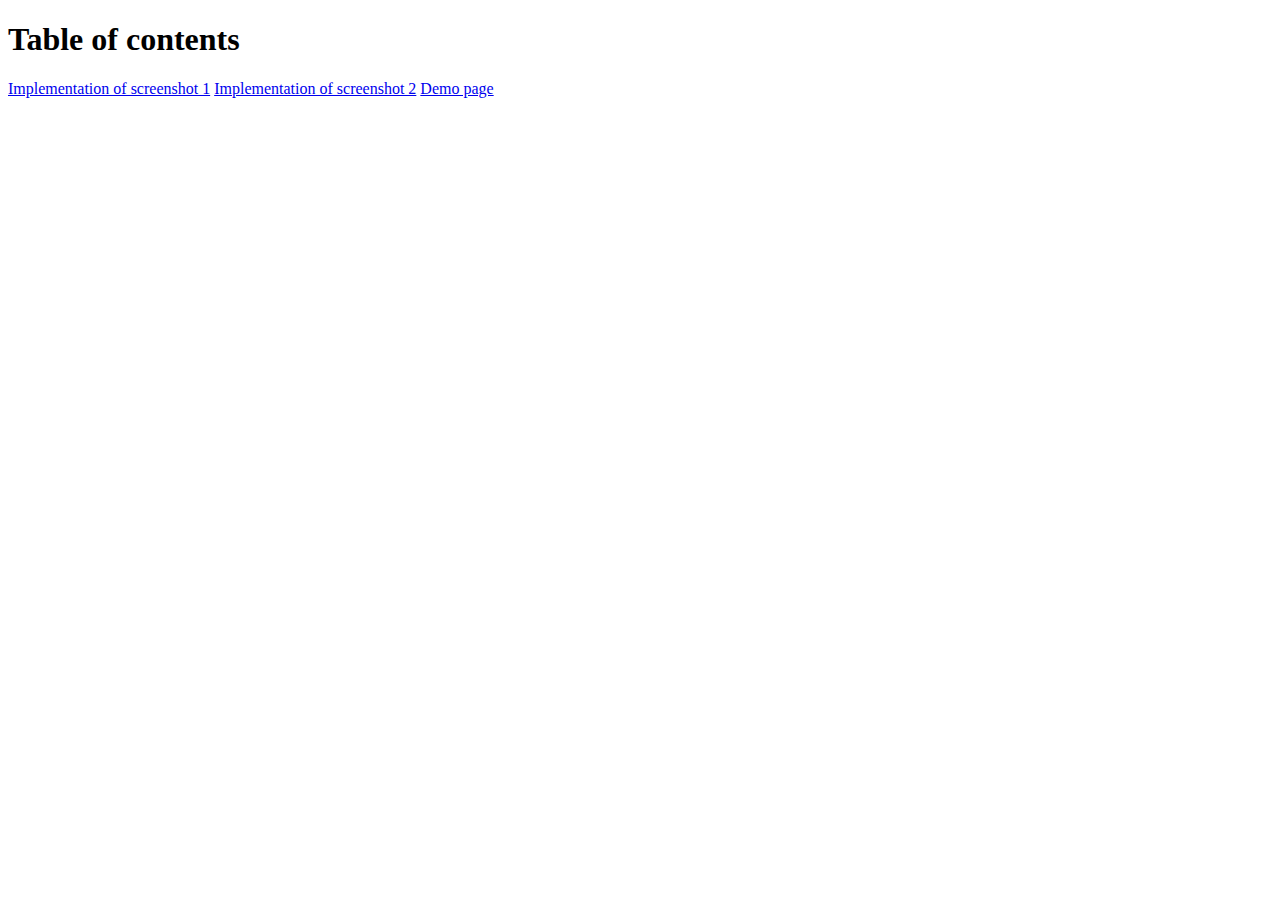
<file: index.html>
<!DOCTYPE html>
<html lang="en">
<head>
  <meta charset="UTF-8">
  <meta name="viewport" content="width=device-width, initial-scale=1.0">
  <title>Oblig 1</title>
</head>
<body>
  <h1>Table of contents</h1>
  <nav>
    <a href="page-screenshot1.html">Implementation of screenshot 1</a>
    <a href="page-screenshot2.html">Implementation of screenshot 2</a>
    <a href="demo.html">Demo page</a>
  </nav>
</body>
</html>
</file>
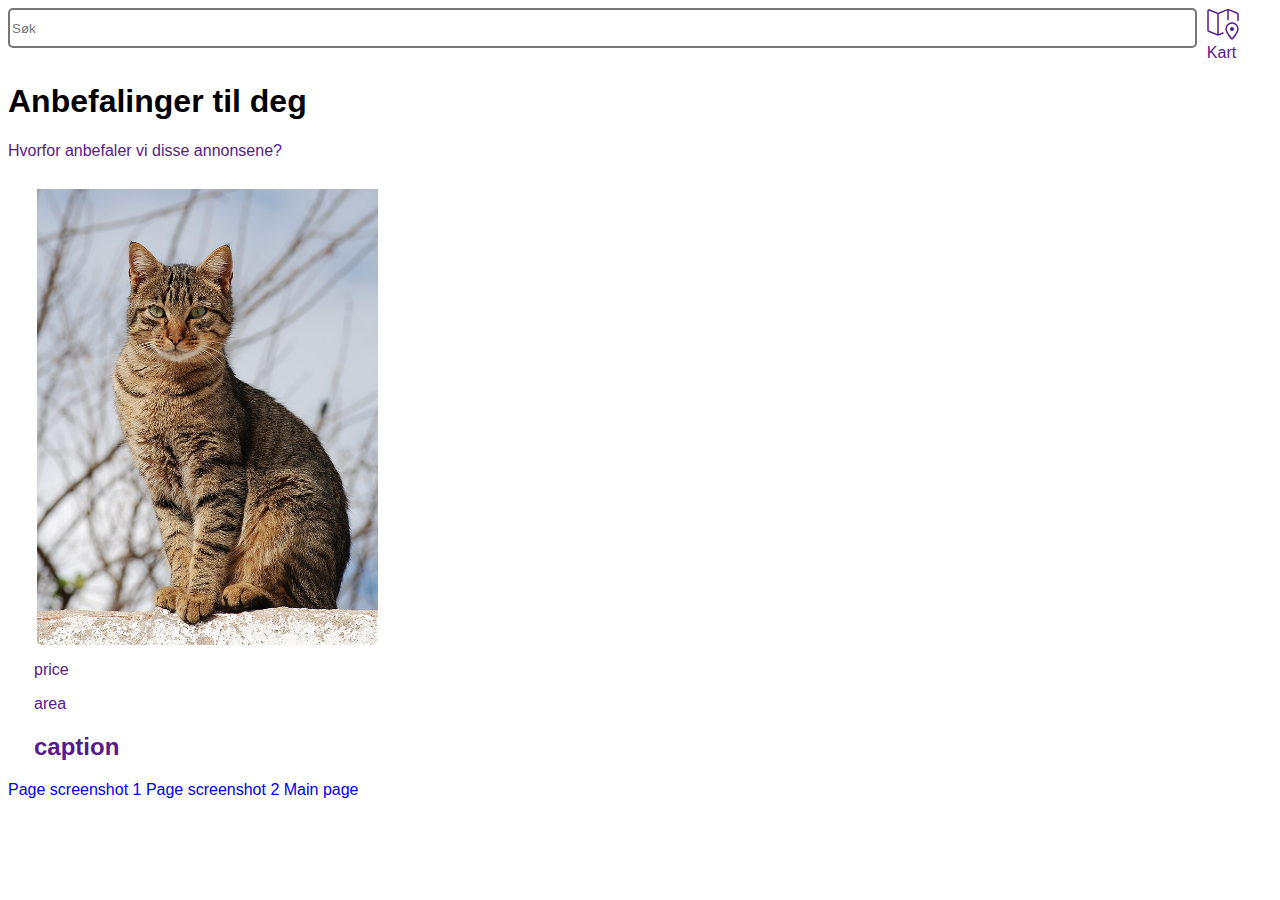
<file: demo.html>
<!DOCTYPE html>
<html lang="en">
<head>
  <meta charset="UTF-8">
  <meta name="viewport" content="width=device-width, initial-scale=1.0">
  <title>Demo page</title>
  <link rel="stylesheet" href="assets/styles/common.css"> 
  <link rel="stylesheet2" href="assets/styles/style.css">
</head>
<body>
  <!-- EDIT THIS PAGE TO SHOW HOW YOU USE ALL THE ELEMENTS IMPLEMENTED IN YOUR DESIGN SYSTEM  -->

  <!--Searchbar-->
  <div class="searchbar">
    <input class="searchbar__input" type="text" placeholder="Søk">
    <a class="searchbar__map" href="">
      <svg xmlns="http://www.w3.org/2000/svg" width="32" height="32" fill="none" viewBox="0 0 32 32"><path fill="currentColor" fill-rule="evenodd" d="M30.093 5.945L21.75 2.608V11.5a.75.75 0 01-1.5 0V2.608l-8.5 3.4v19.884l3.972-1.588a.75.75 0 01.557 1.392l-4.63 1.852a1.75 1.75 0 01-1.299 0l-9-3.6a1.75 1.75 0 01-1.1-1.625V2.977a1.75 1.75 0 012.4-1.625l8.257 3.303a.25.25 0 00.186 0L20.35.952a1.75 1.75 0 011.3 0l9 3.6c.664.266 1.1.91 1.1 1.625V12.5a.75.75 0 01-1.5 0V6.177a.25.25 0 00-.157-.232zm-19.843.063L2.093 2.745a.25.25 0 00-.343.232v19.346a.25.25 0 00.157.232l8.343 3.337V6.008zM25 15.75A5.25 5.25 0 0019.75 21c0 .65.29 1.56.816 2.63.515 1.046 1.213 2.158 1.93 3.182a36.325 36.325 0 002.005 2.606c.19.222.358.412.499.565.141-.153.31-.343.499-.565a36.325 36.325 0 002.004-2.606c.718-1.024 1.416-2.137 1.93-3.183.527-1.068.817-1.98.817-2.629 0-2.9-2.35-5.25-5.25-5.25zM18.25 21a6.75 6.75 0 0113.5 0c0 1.007-.42 2.175-.97 3.292-.561 1.14-1.305 2.32-2.048 3.38a37.793 37.793 0 01-2.09 2.717c-.296.347-.556.636-.758.842-.1.102-.196.194-.28.266-.042.034-.095.077-.155.116a.796.796 0 01-.897 0 1.465 1.465 0 01-.155-.116 4.275 4.275 0 01-.28-.266 16.901 16.901 0 01-.758-.842 37.793 37.793 0 01-2.091-2.716c-.743-1.061-1.487-2.242-2.047-3.381-.55-1.117-.971-2.285-.971-3.292zM27 21a2 2 0 11-4 0 2 2 0 014 0z" clip-rule="evenodd"></path></svg>     
    <span class="searchbar__text">Kart</span></a>
  </div>

  <div class="section__top">
    <h1 class="section__text">Anbefalinger til deg</h1>
    <a class="section__a" href="">Hvorfor anbefaler vi disse annonsene?</a>
  </div> 

    <div class="card">
      <a href="">
        <img class="card__img" src="misc/img/cat.jpg" alt="image of cat">          
          <p class="card__text">price</p>        
          <p class="card__text">area</p>
        <h2 class="card__text">caption</h2>
      </a>            
    </div>

 <footer>
  <a href="page-screenshot1.html">Page screenshot 1</a>
  <a href="page-screenshot2.html">Page screenshot 2</a>
  <a href="index.html">Main page</a>
 </footer>
</body>
</html>
</file>
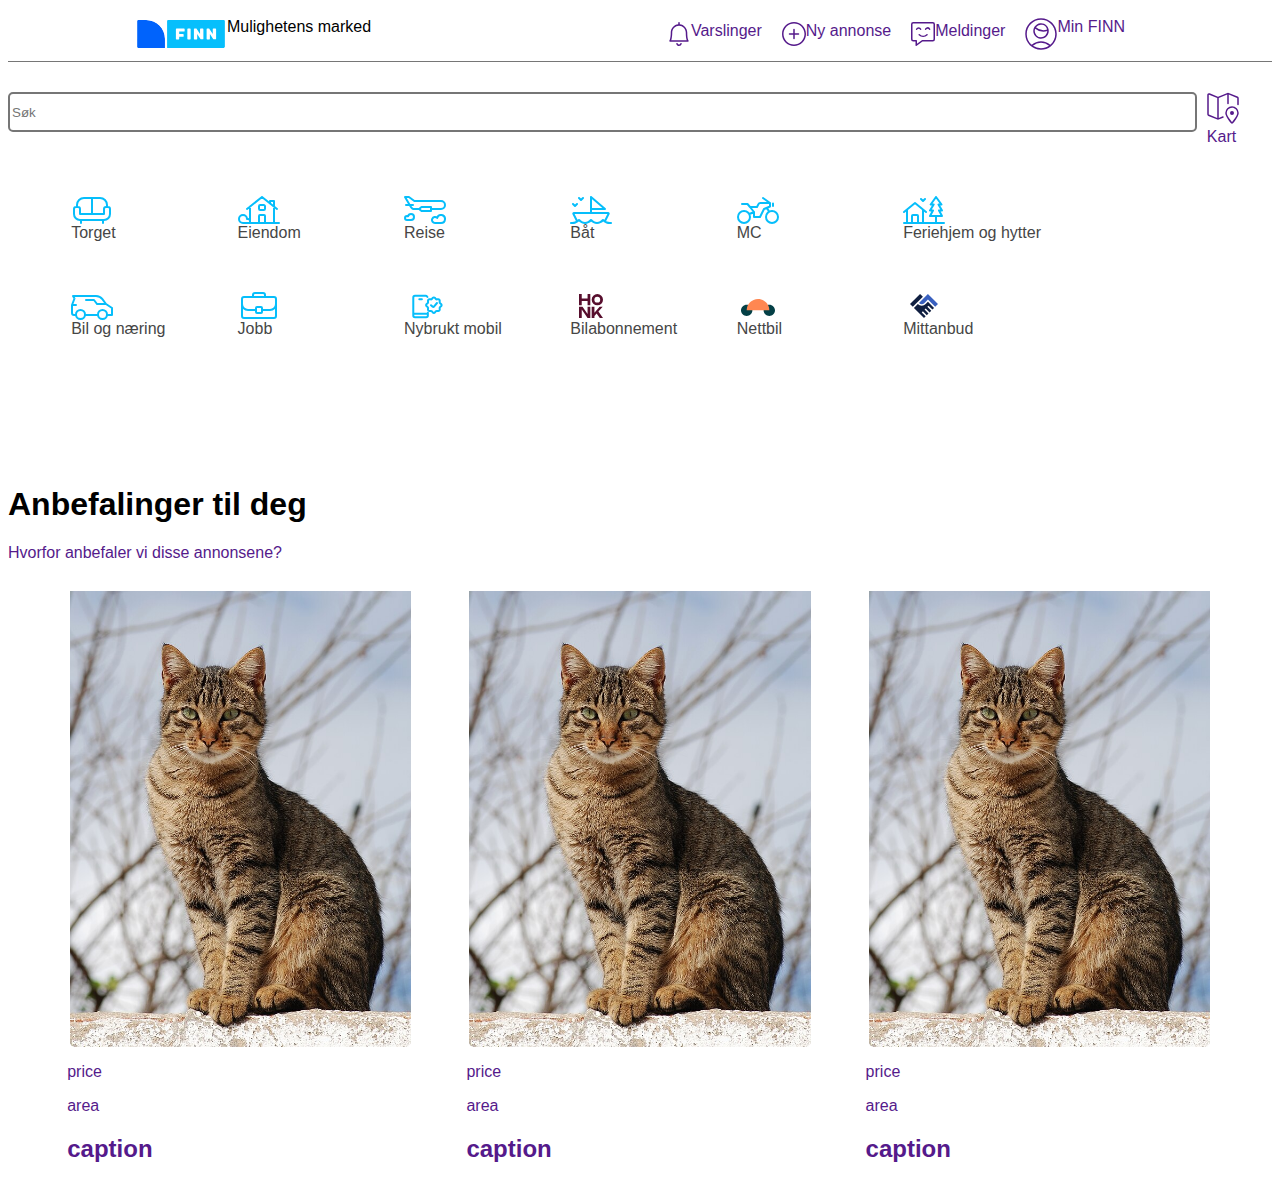
<file: page-screenshot1.html>
<!DOCTYPE html>
<html lang="en">
<head>
  <meta charset="UTF-8">
  <meta name="viewport" content="width=device-width, initial-scale=1.0">
  <title>Screenshot 1 page</title>
  <link rel="stylesheet" href="assets/styles/common.css">
</head>

<body>
  <header class="header">
    <nav class="navbar">
      <div class="navbar__logo">
        <a class="navbar__a">
        <svg focusable="false" width="92" height="32" viewBox="0 0 184 64">
          <title>FINN.no</title>
          <path fill="#06bffc" d="M179.8 58V6c0-1-.8-1.9-1.9-1.9H66c-1 0-1.9.8-1.9 1.9v53.8H178c1 0 1.8-.8 1.8-1.8"></path>
          <path fill="#0063fc" d="M22.5 4.2H6C5 4.2 4.2 5 4.2 6v52c0 1 .8 1.9 1.9 1.9H60V41.5C59.9 20.9 43.2 4.2 22.5 4.2"></path>
          <path fill="#fff" d="M178 0H66c-3.3 0-6 2.7-6 6v17.4C53.2 9.6 38.9 0 22.5 0H6C2.7 0 0 2.7 0 6v52c0 3.3 2.7 6 6 6h172c3.3 0 6-2.7 6-6V6c0-3.3-2.7-6-6-6m1.8 58c0 1-.8 1.9-1.9 1.9H64.1V6c0-1 .8-1.9 1.9-1.9h112c1 0 1.9.8 1.9 1.9v52zM4.2 58V6C4.2 5 5 4.2 6 4.2h16.5c20.6 0 37.4 16.8 37.4 37.4v18.3H6c-1-.1-1.8-.9-1.8-1.9"></path>
          <path fill="#fff" d="M110.1 21.1h-4.2c-.7 0-1.2.5-1.2 1.2v19.3c0 .7.5 1.2 1.2 1.2h4.2c.7 0 1.2-.5 1.2-1.2V22.3c0-.6-.6-1.2-1.2-1.2m-12 0H83c-.7 0-1.2.5-1.2 1.2v19.3c0 .7.5 1.2 1.2 1.2h4.2c.7 0 1.2-.5 1.2-1.2v-4h7.7c.7 0 1.2-.5 1.2-1.2v-3.2c0-.7-.5-1.2-1.2-1.2h-7.7v-4.9h9.7c.7 0 1.2-.5 1.2-1.2v-3.7c0-.5-.6-1.1-1.2-1.1m62.8 0h-4.2c-.7 0-1.2.5-1.2 1.2v9.5l-6.6-10c-.3-.4-.8-.7-1.3-.7h-3.2c-.7 0-1.2.5-1.2 1.2v19.3c0 .7.5 1.2 1.2 1.2h4.2c.7 0 1.2-.5 1.2-1.2v-9.4l6.5 9.8c.3.4.8.7 1.3.7h3.4c.7 0 1.2-.5 1.2-1.2V22.3c-.1-.6-.6-1.2-1.3-1.2m-25.4 0h-4.2c-.7 0-1.2.5-1.2 1.2v9.5l-6.6-10c-.3-.4-.8-.7-1.3-.7H119c-.7 0-1.2.5-1.2 1.2v19.3c0 .7.5 1.2 1.2 1.2h4.2c.7 0 1.2-.5 1.2-1.2v-9.4l6.5 9.8c.3.4.8.7 1.3.7h3.4c.7 0 1.2-.5 1.2-1.2V22.3c-.1-.6-.6-1.2-1.3-1.2"></path>
        </svg>
        <span class="navbar__text">Mulighetens marked</span></a>
      </div>  
      <!--All of the svg files are copied from FINN's iconography page https://www.fabric-ds.io/icons page-->
      <div class="navbar__icons">
        <a class="navbar__a" href="">
          <svg xmlns="http://www.w3.org/2000/svg" width="24" height="24" fill="none" viewBox="0 0 24 24"><path fill="currentColor" fill-rule="evenodd" d="M12 0a.75.75 0 01.75.75v1.534c4.24.391 7.5 4.06 7.5 8.335 0 3.532.37 5.546.716 6.651.172.55.335.867.437 1.032.05.081.086.125.1.14l.003.004A.75.75 0 0121 19.75H3a.75.75 0 01-.6-1.2v-.001l.028-.042c.028-.045.075-.125.135-.245.12-.241.29-.643.467-1.249.352-1.21.72-3.234.72-6.394 0-4.247 3.287-7.938 7.5-8.334V.75A.75.75 0 0112 0zm0 3.75c-3.703 0-6.75 3.166-6.75 6.869 0 3.275-.382 5.442-.78 6.813-.09.313-.183.584-.27.818h15.52a8.375 8.375 0 01-.186-.533c-.405-1.296-.784-3.472-.784-7.098 0-3.731-3.014-6.869-6.75-6.869zM9.789 21.03a.75.75 0 01.93.509c.165.559.7.96 1.284.96.582 0 1.118-.401 1.282-.96a.75.75 0 111.44.422A2.856 2.856 0 0112.002 24c-1.248 0-2.37-.84-2.722-2.038a.75.75 0 01.509-.93z" clip-rule="evenodd"></path></svg>
        <span class="navbar__text">Varslinger</span></a>   
        <a class="navbar__a" href="">
          <svg xmlns="http://www.w3.org/2000/svg" width="24" height="24" fill="none" viewBox="0 0 24 24"><path fill="currentColor" fill-rule="evenodd" d="M1.5 12C1.5 6.201 6.201 1.5 12 1.5S22.5 6.201 22.5 12 17.799 22.5 12 22.5 1.5 17.799 1.5 12zM12 0C5.373 0 0 5.373 0 12s5.373 12 12 12 12-5.373 12-12S18.627 0 12 0zm0 6.75a.75.75 0 01.75.75v3.75h3.75a.75.75 0 010 1.5h-3.75v3.75a.75.75 0 01-1.5 0v-3.75H7.5a.75.75 0 010-1.5h3.75V7.5a.75.75 0 01.75-.75z" clip-rule="evenodd"></path></svg>
        <span class="navbar__text">Ny annonse</span></a>
        <a class="navbar__a" href="">
          <svg xmlns="http://www.w3.org/2000/svg" width="24" height="24" fill="none" viewBox="0 0 24 24"><g clip-path="url(#eUianclip0_1199_122)"><path fill="currentColor" fill-rule="evenodd" d="M1.72 1.72a.75.75 0 01.53-.22h19.5a.75.75 0 01.75.75v15a.75.75 0 01-.75.75h-10.5a.75.75 0 00-.45.15L6 21.75v-3a.75.75 0 00-.75-.75h-3a.75.75 0 01-.75-.75v-15a.75.75 0 01.22-.53zM2.25 0A2.25 2.25 0 000 2.25v15a2.25 2.25 0 002.25 2.25H4.5v3.75a.75.75 0 001.2.6l5.8-4.35h10.25A2.25 2.25 0 0024 17.25v-15A2.25 2.25 0 0021.75 0H2.25zm5.377 5.25a2.985 2.985 0 00-2.68 1.67.75.75 0 101.347.66 1.485 1.485 0 012.666 0 .75.75 0 101.346-.66 2.985 2.985 0 00-2.679-1.67zm7.416.452A2.985 2.985 0 0119.3 6.919a.75.75 0 01-1.346.662 1.485 1.485 0 00-2.666 0 .75.75 0 01-1.346-.662c.246-.5.627-.922 1.101-1.217zm-6.286 6.494a.75.75 0 10-1.01 1.108 6.497 6.497 0 008.754 0 .75.75 0 10-1.01-1.108 4.997 4.997 0 01-6.734 0z" clip-rule="evenodd"></path></g><defs><clipPath id="eUianclip0_1199_122"><path fill="currentColor" d="M0 0h24v24H0z"></path></clipPath></defs></svg>
        <span class="navbar__text">Meldinger</span></a>
        <a class="navbar__a" href="">
          <svg xmlns="http://www.w3.org/2000/svg" width="32" height="32" fill="none" viewBox="0 0 32 32"><path fill="currentColor" fill-rule="evenodd" d="M1.75 16C1.75 8.13 8.13 1.75 16 1.75S30.25 8.13 30.25 16c0 4.337-1.937 8.22-4.993 10.834a13.746 13.746 0 00-18.514 0A14.218 14.218 0 011.75 16zm6.205 11.764A14.184 14.184 0 0016 30.25c2.985 0 5.756-.918 8.045-2.486a12.245 12.245 0 00-16.09 0zm17.72.665A15.682 15.682 0 0116 31.75C7.302 31.75.25 24.698.25 16S7.302.25 16 .25 31.75 7.302 31.75 16c0 5.048-2.375 9.542-6.069 12.424l-.007.005zM9.75 13c0-.815.156-1.594.44-2.308a12.364 12.364 0 008.143 3.058l-8.143-3.058 8.144 3.058c1.333 0 2.655-.214 3.915-.634A6.25 6.25 0 019.75 13zm8.584-.75c1.282 0 2.553-.226 3.755-.667A6.252 6.252 0 0010.932 9.34a10.864 10.864 0 007.401 2.909zM8.25 13a7.714 7.714 0 011.086-3.959A7.75 7.75 0 118.25 13z" clip-rule="evenodd"></path></svg>
        <span class="navbar__text">Min FINN</span></a>
      </div>
    </nav>
  </header>
  
  <div class="div__top">
    <!--searchbar-->
    <div class="searchbar">
      <input class="searchbar__input" type="text" placeholder="Søk">
      <a class="searchbar__map" href="">
        <svg xmlns="http://www.w3.org/2000/svg" width="32" height="32" fill="none" viewBox="0 0 32 32"><path fill="currentColor" fill-rule="evenodd" d="M30.093 5.945L21.75 2.608V11.5a.75.75 0 01-1.5 0V2.608l-8.5 3.4v19.884l3.972-1.588a.75.75 0 01.557 1.392l-4.63 1.852a1.75 1.75 0 01-1.299 0l-9-3.6a1.75 1.75 0 01-1.1-1.625V2.977a1.75 1.75 0 012.4-1.625l8.257 3.303a.25.25 0 00.186 0L20.35.952a1.75 1.75 0 011.3 0l9 3.6c.664.266 1.1.91 1.1 1.625V12.5a.75.75 0 01-1.5 0V6.177a.25.25 0 00-.157-.232zm-19.843.063L2.093 2.745a.25.25 0 00-.343.232v19.346a.25.25 0 00.157.232l8.343 3.337V6.008zM25 15.75A5.25 5.25 0 0019.75 21c0 .65.29 1.56.816 2.63.515 1.046 1.213 2.158 1.93 3.182a36.325 36.325 0 002.005 2.606c.19.222.358.412.499.565.141-.153.31-.343.499-.565a36.325 36.325 0 002.004-2.606c.718-1.024 1.416-2.137 1.93-3.183.527-1.068.817-1.98.817-2.629 0-2.9-2.35-5.25-5.25-5.25zM18.25 21a6.75 6.75 0 0113.5 0c0 1.007-.42 2.175-.97 3.292-.561 1.14-1.305 2.32-2.048 3.38a37.793 37.793 0 01-2.09 2.717c-.296.347-.556.636-.758.842-.1.102-.196.194-.28.266-.042.034-.095.077-.155.116a.796.796 0 01-.897 0 1.465 1.465 0 01-.155-.116 4.275 4.275 0 01-.28-.266 16.901 16.901 0 01-.758-.842 37.793 37.793 0 01-2.091-2.716c-.743-1.061-1.487-2.242-2.047-3.381-.55-1.117-.971-2.285-.971-3.292zM27 21a2 2 0 11-4 0 2 2 0 014 0z" clip-rule="evenodd"></path></svg>     
      <span class="searchbar__text">Kart</span></a>
    </div>

    <div class="grid">
    <!--  <div class="subpages">-->
        <a class="grid__link" href="">
          <svg class="grid__svg" xmlns="http://www.w3.org/2000/svg" width="42" height="28" fill="none" viewBox="0 0 42 28"><path stroke="currentColor" stroke-linecap="round" stroke-linejoin="round" stroke-width="2" d="M6 11V9a7 7 0 017-7h8m15 9V9a7 7 0 00-7-7h-8m15 9h-1a2 2 0 00-2 2v5H21m15-7h1a2 2 0 012 2v5a6 6 0 01-6 6h-1m0 0H10m22 0v3m-22-3H9a6 6 0 01-6-6v-5a2 2 0 012-2h2a2 2 0 012 2v5h12m-11 6v3m11-9V2"></path></svg>
        <span class="grid__text">Torget</span></a>
        <a class="grid__link" href="">
          <svg class="grid__svg" xmlns="http://www.w3.org/2000/svg" width="42" height="28" fill="none" viewBox="0 0 42 28"><path stroke="currentColor" stroke-linecap="round" stroke-linejoin="round" stroke-width="2" d="M9 13L24 1l15 12m-3 14H12m24 0h5m-5 0V5h-4v2.4M12 27V10.6M12 27H5a4 4 0 114-4h1a2 2 0 012 2v2zm15-1v-6a1 1 0 00-1-1h-4a1 1 0 00-1 1v6m0-15.75v2.5c0 .69.576 1.25 1.286 1.25h3.428c.71 0 1.286-.56 1.286-1.25v-2.5C27 9.56 26.424 9 25.714 9h-3.428C21.576 9 21 9.56 21 10.25z"></path></svg>          
        <span class="grid__text">Eiendom</span></a>
        <a class="grid__link" href="">
          <svg class="grid__svg" xmlns="http://www.w3.org/2000/svg" width="42" height="28" fill="none" viewBox="0 0 42 28"><path stroke="currentColor" stroke-linecap="round" stroke-linejoin="round" stroke-width="2" d="M15.5 13h-5.142a3.844 3.844 0 01-1.97-.483 4.057 4.057 0 01-1.49-1.431L1 1h3.899l5.459 4H37a4 4 0 010 8H27M9 9H2m13 4l2.571-2H27v4h-9.429L15 13zm16 14a3 3 0 112.152-5.09A3.999 3.999 0 1137 27h-6zM7 18a2.999 2.999 0 00-2.933 2.356A1.943 1.943 0 003 20a2 2 0 100 4h4a3 3 0 000-6z"></path></svg>         
        <span class="grid__text">Reise</span></a>
        <a class="grid__link" href="">
          <svg class="grid__svg" xmlns="http://www.w3.org/2000/svg" width="42" height="28" fill="none" viewBox="0 0 42 28"><path stroke="currentColor" stroke-linecap="round" stroke-linejoin="round" stroke-width="2" d="M35 25l3.638-7.276a.5.5 0 00-.447-.724H3.809a.5.5 0 00-.447.724L7 25m-6 1.919a8.999 8.999 0 004.302-.47A9.682 9.682 0 009 24a8.157 8.157 0 002.717 2.156A7.495 7.495 0 0015 26.92c1.131 0 2.25-.26 3.283-.763A8.157 8.157 0 0021 24a8.157 8.157 0 002.717 2.156A7.495 7.495 0 0027 26.92c1.131 0 2.25-.26 3.283-.763A8.157 8.157 0 0033 24a9.682 9.682 0 003.698 2.45 8.999 8.999 0 004.302.469M13 2l-2 2-2-2M7 8l-2 2-2-2m18 9v-4m0 0h14L21 1v12z"></path></svg>          
        <span class="grid__text">Båt</span></a>
        <a class="grid__link" href="">
          <svg class="grid__svg" xmlns="http://www.w3.org/2000/svg" width="42" height="28" fill="none" viewBox="0 0 42 28"><path stroke="currentColor" stroke-linecap="round" stroke-linejoin="round" stroke-width="2" d="M36 7.5V10M5 8h5.5l2.5 3m4 5v5h6l4-8 6-2.5V7m-16 9l-4-5m4 5l-4.5 2m.5-7h7l1.447-2.894A2 2 0 0123.237 7H33m0 0l-7-5m6 13.5L30 12m11 9a6 6 0 11-12 0 6 6 0 0112 0zm-28 0a6 6 0 11-12 0 6 6 0 0112 0z"></path></svg>          
        <span class="grid__text">MC</span></a>
        <a class="grid__link" href="">
          <svg class="grid__svg" xmlns="http://www.w3.org/2000/svg" width="42" height="28" fill="none" viewBox="0 0 42 28"><path stroke="currentColor" stroke-linecap="round" stroke-linejoin="round" stroke-width="2" d="M22 3l-2 2-2-2M1 27h40M4 14v13m16-13v13m-5 0v-7a1 1 0 00-1-1h-4a1 1 0 00-1 1v7M1 16l11-9 11 9m10 4h6l-3-5.5h3l-3.5-6h3L33 1l-5.3 7.5h3l-3.7 6h3L27 20h6zm0 0v7"></path></svg>          
        <span class="grid__text">Feriehjem og hytter</span></a>
      <!--</div>
      <div class="subpages"> -->
        <a class="grid__link" href="">
          <svg class="grid__svg" xmlns="http://www.w3.org/2000/svg" width="42" height="28" fill="none" viewBox="0 0 42 28"><path fill="currentColor" d="M31.4 7.2l-.8.6.8-.6zM41 16h1v-.535l-.445-.297L41 16zm0 7v1a1 1 0 001-1h-1zM5 24a1 1 0 100-2v2zm31-2a1 1 0 100 2v-2zM2 4V3a1 1 0 00-.857 1.514L2 4zm24 8l-.8.6.3.4h.5v-1zM3.5 6.5l.933.359a1 1 0 00-.076-.873L3.5 6.5zM1 13l-.933-.359A1 1 0 000 13h1zm22-5l.8-.6A1 1 0 0023 7v1zm-8-1a1 1 0 100 2V7zM5 14a1 1 0 100-2v2zm25.6-6.2l3.6 4.8 1.6-1.2-3.6-4.8-1.6 1.2zM40 16v7h2v-7h-2zM3 24h2v-2H3v2zm32-13h-9v2h9v-2zm6.555 4.168l-6-4-1.11 1.664 6 4 1.11-1.664zM1.143 4.515l1.5 2.5 1.714-1.03-1.5-2.5-1.714 1.03zM2.567 6.14l-2.5 6.5 1.866.718 2.5-6.5-1.866-.718zM26.8 11.4l-3-4-1.6 1.2 3 4 1.6-1.2zM23 7h-8v2h8V7zM1 14h4v-2H1v2zm-1 7a3 3 0 003 3v-2a1 1 0 01-1-1H0zM32.2 6.6A9 9 0 0025 3v2a7 7 0 015.6 2.8l1.6-1.2zM35 22.5a3.5 3.5 0 01-3.5 3.5v2a5.5 5.5 0 005.5-5.5h-2zM31.5 26a3.5 3.5 0 01-3.5-3.5h-2a5.5 5.5 0 005.5 5.5v-2zM28 22.5a3.5 3.5 0 013.5-3.5v-2a5.5 5.5 0 00-5.5 5.5h2zm3.5-3.5a3.5 3.5 0 013.5 3.5h2a5.5 5.5 0 00-5.5-5.5v2zM13 22.5A3.5 3.5 0 019.5 26v2a5.5 5.5 0 005.5-5.5h-2zM9.5 26A3.5 3.5 0 016 22.5H4A5.5 5.5 0 009.5 28v-2zM6 22.5A3.5 3.5 0 019.5 19v-2A5.5 5.5 0 004 22.5h2zM9.5 19a3.5 3.5 0 013.5 3.5h2A5.5 5.5 0 009.5 17v2zM28 22H14v2h14v-2zM0 13v8h2v-8H0zm41 9h-5v2h5v-2zM25 3H2v2h23V3z"></path></svg>          
        <span class="grid__text">Bil og næring</span></a>  
        <a class="grid__link" href="">    
          <svg class="grid__svg" xmlns="http://www.w3.org/2000/svg" width="42" height="28" fill="none" viewBox="0 0 42 28"><path fill="currentColor" d="M39 12a1 1 0 10-2 0h2zM5 12a1 1 0 10-2 0h2zm1-6h9V4H6v2zm10-1V3h-2v2h2zm1-3h8V0h-8v2zm-2 4h12V4H15v2zm12 0h9V4h-9v2zm-1-3v2h2V3h-2zm-1-1a1 1 0 011 1h2a3 3 0 00-3-3v2zM3 24a3 3 0 003 3v-2a1 1 0 01-1-1H3zm34 0a1 1 0 01-1 1v2a3 3 0 003-3h-2zM36 6a1 1 0 011 1h2a3 3 0 00-3-3v2zM16 3a1 1 0 011-1V0a3 3 0 00-3 3h2zM6 4a3 3 0 00-3 3h2a1 1 0 011-1V4zm26 15a7 7 0 007-7h-2a5 5 0 01-5 5v2zm-22-2a5 5 0 01-5-5H3a7 7 0 007 7v-2zm9 5h4v-2h-4v2zm4-8h-4v2h4v-2zm0 2h2a2 2 0 00-2-2v2zm0 6a2 2 0 002-2h-2v2zm-4-2h-2a2 2 0 002 2v-2zm0-6a2 2 0 00-2 2h2v-2zM5 24V7H3v17h2zM37 7v17h2V7h-2zm-1 18H6v2h30v-2zm-13-6h9v-2h-9v2zm-13 0h9v-2h-9v2zm15 1v-4h-2v4h2zm-8-4v4h2v-4h-2z"></path></svg>          
        <span class="grid__text">Jobb</span></a>
        <a class="grid__link" href="">
          <!--These svg icons are copied directly from https://www.finn.no/-->
          <svg class="grid__svg" xmlns="http://www.w3.org/2000/svg" width="42" height="28" fill="none" viewBox="0 0 42 28"><title>Smarttelefon med et sjekkmerke</title><g stroke="currentColor" stroke-width="2"><path stroke-linecap="round" d="m23.428 5-.348-.522a1.71 1.71 0 0 0-1.426-.764H11c-.947 0-1.714.768-1.714 1.715v18c0 .946.767 1.714 1.714 1.714h11.143c.947 0 1.714-.768 1.714-1.714v-2.572"></path><path stroke-linecap="round" stroke-linejoin="round" d="M10.143 21.714H23"></path><path stroke-linecap="round" d="M15.286 7.143h2.571"></path><path d="M28.737 5.932a1.45 1.45 0 0 1 2.24 0l.75.912c.308.373.78.569 1.261.522l1.176-.114a1.45 1.45 0 0 1 1.584 1.584l-.114 1.176c-.047.48.149.953.522 1.26l.912.75a1.45 1.45 0 0 1 0 2.24l-.912.751a1.45 1.45 0 0 0-.522 1.26l.114 1.176a1.45 1.45 0 0 1-1.584 1.584l-1.176-.114a1.45 1.45 0 0 0-1.26.522l-.75.912a1.45 1.45 0 0 1-2.24 0l-.751-.912a1.45 1.45 0 0 0-1.26-.522l-1.176.114a1.45 1.45 0 0 1-1.584-1.584l.114-1.175a1.45 1.45 0 0 0-.522-1.26l-.912-.751a1.45 1.45 0 0 1 0-2.24l.912-.75c.373-.308.569-.78.522-1.261l-.114-1.176a1.45 1.45 0 0 1 1.584-1.584l1.175.114a1.45 1.45 0 0 0 1.26-.522z"></path></g><path stroke="currentColor" stroke-linecap="round" stroke-width="2" d="m27 13.192 1.732 1.582a.855.855 0 0 0 1.244-.091L33 11"></path></svg>
        <span class="grid__text">Nybrukt mobil</span></a>
        <a class="grid__link" href="">
          <svg class="grid__svg" xmlns="http://www.w3.org/2000/svg" width="42" height="28" fill="none" viewBox="0 0 42 28"><title>Honk lyst ikon</title><path fill="#570E2D" d="M27.34 2a5.66 5.66 0 1 0 0 11.32 5.66 5.66 0 0 0 0-11.32m0 8.572a2.912 2.912 0 1 1 0-5.823 2.912 2.912 0 0 1 0 5.823m-9.768 4.108v7.33l-5.049-7.33H9V26h2.749v-8.454L17.572 26h2.749V14.68zM29.799 26H33l-4.576-6.553 4.264-4.768H29.58l-5.152 5.991v-5.99H21.68V26h2.75v-2.084l2.197-2.458L29.798 26ZM17.572 2v4.436h-5.823V2H9v11.32h2.749V8.885h5.823v4.437h2.749V2z"></path></svg>
        <span class="grid__text">Bilabonnement</span></a>
        <a class="grid__link" href="">
          <svg class="grid__svg" xmlns="http://www.w3.org/2000/svg" width="42" height="28" fill="none" viewBox="0 0 42 28"><title>Nettbil</title><path fill="#044046" d="M9.698 24c3.148 0 5.699-2.537 5.699-5.667s-2.551-5.666-5.699-5.666C6.551 12.666 4 15.203 4 18.332 4 21.463 6.551 24 9.698 24m22.604 0c3.148 0 5.699-2.537 5.699-5.667s-2.551-5.666-5.699-5.666-5.698 2.537-5.698 5.666S29.155 24 32.302 24"></path><path fill="#FF8752" d="M32.302 18.24H9.698C9.698 12.031 14.758 7 21 7s11.302 5.032 11.302 11.24"></path></svg>        
        <span class="grid__text">Nettbil</span></a>
        <a class="grid__link" href="">
          <!--Here as well-->
          <svg class="grid__svg" xmlns="http://www.w3.org/2000/svg" width="42" height="28" fill="none" viewBox="0 0 42 28"><title>Remppatori lyst ikon</title><path fill="#101F41" d="M17.08 1.961 7.002 12.007l2.8 2.791 10.08-10.046-2.8-2.79Z"></path><path fill="#3960BF" d="M15.96 10.89a3.967 3.967 0 0 0 5.6 0l3.36-3.348 7.28 7.256 2.8-2.79L24.92 1.96z"></path><path fill="#101F41" d="M22.68 12.007a5.553 5.553 0 0 1-7.839 0l-3.92 3.907 10.08 10.047 1.68-1.675-3.92-3.907 1.12-1.116 3.92 3.907 1.68-1.675-3.92-3.906 1.12-1.117 3.92 3.907 1.68-1.674-3.92-3.907 1.12-1.116 3.92 3.907 1.68-1.675-6.16-6.14z"></path></svg>
        <span class="grid__text">Mittanbud</span></a>
      <!--</div>-->
    </div>
  </div>
  
  <section class="section">
    <div class="section__top">
      <h1 class="section__text">Anbefalinger til deg</h1>
      <a class="section__a" href="">Hvorfor anbefaler vi disse annonsene?</a>
    </div> 
    <div class="section__div">
      <div class="card">
        <a href="">
          <img class="card__img" src="misc/img/cat.jpg" alt="image of cat">          
            <p class="card__text">price</p>        
            <p class="card__text">area</p>
          <h2 class="card__text">caption</h2>
        </a>            
      </div>

      <div class="card">
        <a href="">
          <img class="card__img" src="misc/img/cat.jpg" alt="image of cat">          
            <p class="card__text">price</p>        
            <p class="card__text">area</p>
          <h2 class="card__text">caption</h2>
        </a>            
      </div>

      <div class="card">
        <a href="">
          <img class="card__img" src="misc/img/cat.jpg" alt="image of cat">          
            <p class="card__text">price</p>        
            <p class="card__text">area</p>
          <h2 class="card__text">caption</h2>
        </a>            
      </div>
    </div>
  </section>
</body>
</html>
</file>
<file: assets/styles/common.css>
* {
  font-family: Arial, Helvetica, sans-serif;
  text-decoration: none;
}

.header {
  border-bottom: 1px solid #767676;
}

.navbar {
  max-width: 1010px;
  margin: 0 auto;
  display: flex;
  padding-top: 10px;
  padding-bottom: 10px;
}
.navbar__a {
  list-style: none;
  list-style-type: none;
  display: flex;
  text-decoration: none;
  padding-right: 20px;
  border-bottom: 1.5px solid transparent;
}
.navbar__a:hover {
  border-color: #0063FB;
}
.navbar__logo {
  align-items: center;
  justify-content: center;
  display: flex;
  margin-right: auto;
}
.navbar__icons {
  display: flex;
  justify-content: center;
  align-items: center;
  margin-left: 10px;
}

.div__top {
  margin-top: 30px;
}

.grid {
  display: grid;
  max-width: -moz-fit-content;
  max-width: fit-content;
  grid-template-columns: repeat(6, minmax(10.4rem, 1fr));
  grid-template-rows: 2fr 2fr;
  padding-left: 5%;
}
.grid__link {
  display: flex;
  flex-direction: column;
  padding-top: 30%;
  color: #06BEFB;
}
.grid__link:hover {
  color: #767676;
}
.grid__text {
  color: #464646;
}
.grid__text:hover {
  color: #767676;
}

* {
  box-sizing: border-box;
}

.searchbar {
  display: flex;
}
.searchbar__input {
  border-radius: 5px;
  width: 100%;
  height: 40px;
  width: calc(100% - 4rem);
  border: 2px solid #767676;
}
.searchbar__map {
  padding-left: 10px;
}

.section {
  padding-top: 10%;
}
.section__div {
  display: flex;
  flex-wrap: wrap;
  justify-content: center;
}
.section__text {
  display: flex;
  flex-wrap: wrap;
}

.card {
  max-width: 30%;
  min-width: none;
  border-radius: 5px;
  margin: 10px;
}
.card__img {
  display: block;
  margin-right: 5%;
  margin-left: 5%;
  max-width: 90%;
  padding-top: 5%;
  min-width: 10%;
  border-radius: 5px;
  overflow: hidden;
}
.card__text {
  margin-left: 1rem;
}/*# sourceMappingURL=common.css.map */
</file>
<file: assets/styles/style.css>
.navbar__list {
  list-style: none;
  list-style-type: none;
  display: flex;
}

body {
  font-family: Arial, Helvetica, sans-serif;
  background-color: #f3f6f8;
  display: flex;
  padding: 60px;
  align-items: center;
  justify-content: center;
}

.left {
  justify-content: center;
  align-items: center;
  max-width: 500px;
  height: 400px;
  padding: 60px;
  background-color: #f3f9ff;
  text-align: center;
}

.right {
  display: flex;
  flex-direction: column;
  max-width: 450px;
}
.right__card {
  background-color: #ffffff;
  padding: 30px;
  border-radius: 20px;
  box-shadow: 10px 10px 20px #767676;
  height: 612px;
}
.right__card__topbar {
  display: flex;
  align-items: center;
  max-width: 400px;
  height: auto;
  justify-content: space-between;
  height: 86px;
}
.right__card__topbar__logo__finn {
  max-width: 40px;
  height: 18px;
}
.right__card__topbar__logo__schibsted {
  max-width: 120px;
  height: 24px;
}
.right__form__titlebar {
  max-width: 386px;
  height: 32px;
}
.right__form__titlebar__heading {
  font-size: 24px;
}
.right__form__input {
  background-color: #dddddd;
  color: #767676;
  border: none;
  border-bottom: 1px solid #464646;
  font-size: 1em;
  width: 360px;
  height: 16px;
  padding: 27px 12px 10px;
  border-radius: 10px 10px 0px 0px;
}
.right__form__necessary {
  margin: 5px 0px 10px 0px;
  font-size: 0.8em;
  color: #767676;
}
.right__form__button {
  margin-top: 20px;
}
.right__form__button__forgot {
  font-size: 15.2px;
  border: none;
  background-color: #ffffff;
  color: #0063FB;
  text-decoration: underline;
  margin: 20px 0px 20px 0px;
}
.right__form__button__login {
  display: flex;
  text-align: center;
  justify-content: center;
  align-items: center;
  background-color: #0063FB;
  color: #ffffff;
  font-size: 1.3em;
  margin-top: 60px;
  border: none;
  width: 384px;
  height: 13px;
  padding: 30px;
  border-radius: 5px;
  font-weight: bold;
}
.right__form__button__login:hover {
  background-color: #00327c;
}
.right__form__button__new {
  display: flex;
  text-align: center;
  justify-content: center;
  align-items: center;
  background-color: #ffffff;
  color: #0063FB;
  font-size: 1.3em;
  margin: 16px 0 0;
  border: none;
  width: 386px;
  height: 13px;
  padding: 30px;
  border-radius: 10px;
  font-weight: bold;
}
.right__form__button__new:hover {
  box-shadow: 5px 5px 20px #767676;
}
.right__bottom {
  display: flex;
  justify-content: space-between;
  padding: 32px 16px 0;
}
.right__bottom__links {
  font-size: 14px;
  text-decoration: none;
  align-items: center;
  text-align: center;
  color: #767676;
}/*# sourceMappingURL=style.css.map */
</file>
